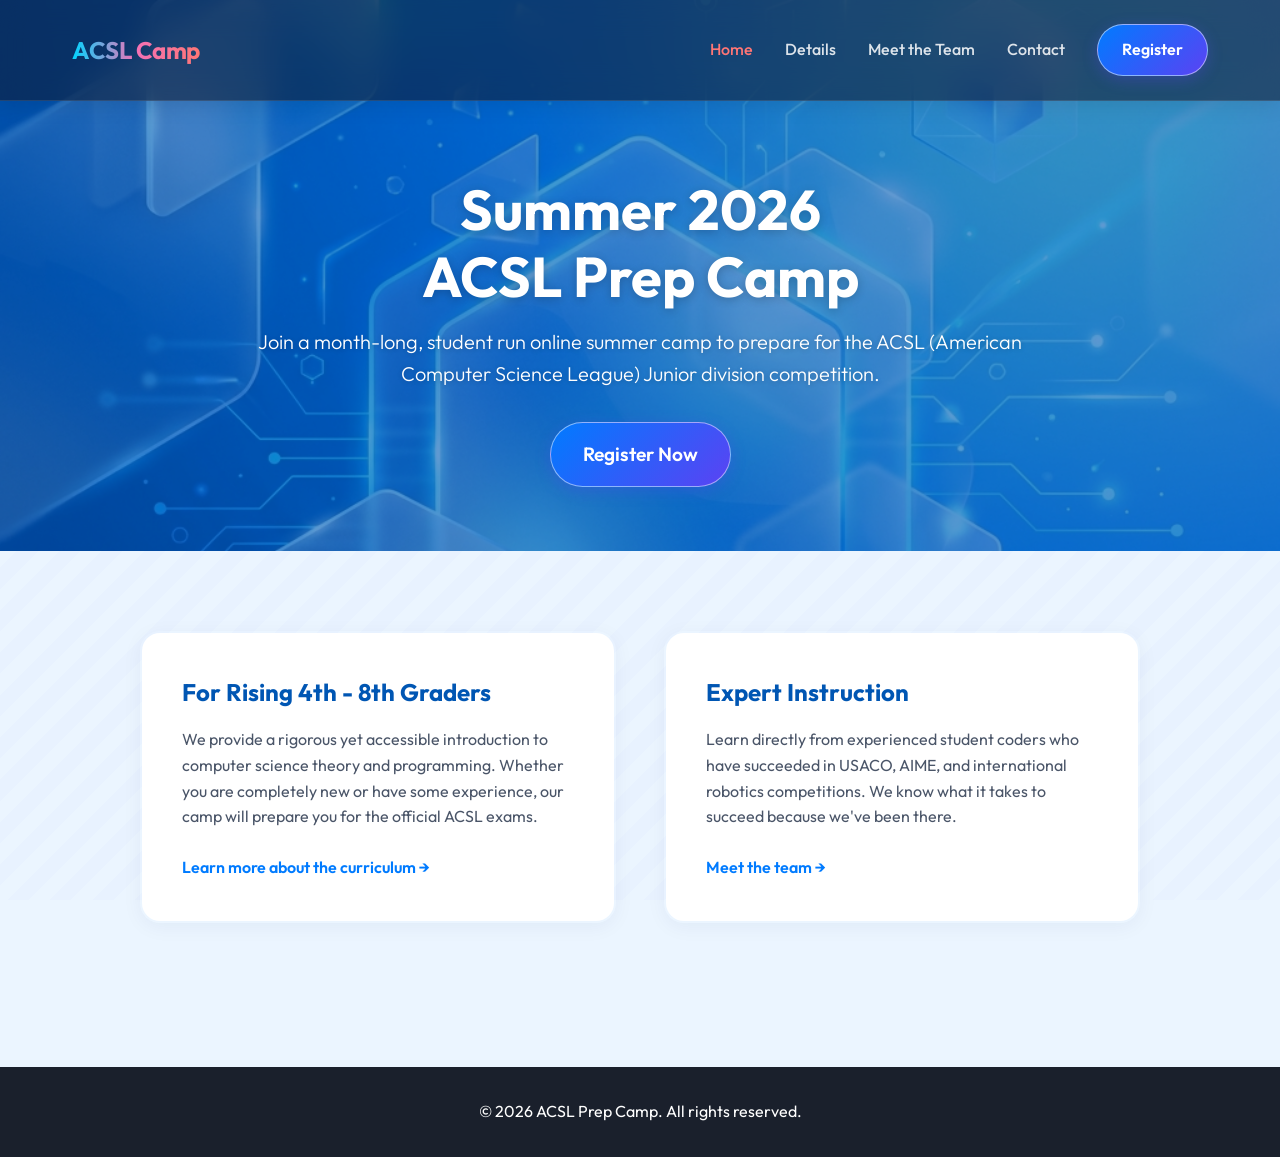
<file: index.html>
<!DOCTYPE html>
<html lang="en">
<head>
    <meta charset="UTF-8">
    <meta name="viewport" content="width=device-width, initial-scale=1.0">
    <title>ACSL Prep Camp | Summer 2026 Online Camp for Grades 4-8</title>
    <meta name="description" content="A month-long, student-run online summer camp preparing rising 4th-8th graders for the ACSL Junior division competition. August 2026, $25 tuition, free materials.">
    <link rel="canonical" href="https://acslcamp.github.io/">

    <meta property="og:type" content="website">
    <meta property="og:site_name" content="ACSL Prep Camp">
    <meta property="og:title" content="Summer 2026 ACSL Prep Camp">
    <meta property="og:description" content="A month-long, student-run online summer camp preparing rising 4th-8th graders for the ACSL Junior division competition.">
    <meta property="og:url" content="https://acslcamp.github.io/">
    <meta property="og:image" content="https://acslcamp.github.io/assets/hero_bg.png">
    <meta name="twitter:card" content="summary_large_image">

    <link rel="stylesheet" href="/style.css">
    <link rel="icon" type="image/png" href="/assets/logo_icon.png">
    <script>document.documentElement.classList.add('js');</script>
</head>
<body>
    <nav>
        <div class="nav-container">
            <a href="/" class="logo">ACSL Camp</a>
            <button class="nav-toggle" type="button" aria-label="Toggle navigation menu" aria-expanded="false" aria-controls="nav-links">
                <span class="nav-toggle-bar"></span>
                <span class="nav-toggle-bar"></span>
                <span class="nav-toggle-bar"></span>
            </button>
            <div class="nav-links" id="nav-links">
                <a href="/" class="active" aria-current="page">Home</a>
                <a href="/details/">Details</a>
                <a href="/team/">Meet the Team</a>
                <a href="/contact/">Contact</a>
                <a href="/register/" class="btn-primary">Register</a>
            </div>
        </div>
    </nav>

    <header class="page-header">
        <div class="header-content reveal">
            <h1>Summer 2026<br>ACSL Prep Camp</h1>
            <p>Join a month-long, student run online summer camp to prepare for the ACSL (American Computer Science League) Junior division competition.</p>
            <a href="/register/" class="btn-primary" style="font-size: 1.2rem; padding: 1rem 2rem;">Register Now</a>
        </div>
    </header>

    <section class="section">
        <div class="container">
            <div class="grid-2">
                <div class="glass-card reveal">
                    <h3 style="color: var(--primary-blue); font-size: 1.5rem; margin-bottom: 1rem;">For Rising 4th - 8th Graders</h3>
                    <p style="color: var(--text-light);">We provide a rigorous yet accessible introduction to computer science theory and programming. Whether you are completely new or have some experience, our camp will prepare you for the official ACSL exams.</p>
                    <br>
                    <a href="/details/" style="color: var(--bright-blue); text-decoration: none; font-weight: 600;">Learn more about the curriculum →</a>
                </div>
                <div class="glass-card reveal">
                    <h3 style="color: var(--primary-blue); font-size: 1.5rem; margin-bottom: 1rem;">Expert Instruction</h3>
                    <p style="color: var(--text-light);">Learn directly from experienced student coders who have succeeded in USACO, AIME, and international robotics competitions. We know what it takes to succeed because we've been there.</p>
                    <br>
                    <a href="/team/" style="color: var(--bright-blue); text-decoration: none; font-weight: 600;">Meet the team →</a>
                </div>
            </div>
        </div>
    </section>

    <footer>
        <p>&copy; 2026 ACSL Prep Camp. All rights reserved.</p>
    </footer>

    <script src="/script.js"></script>
</body>
</html>
</file>
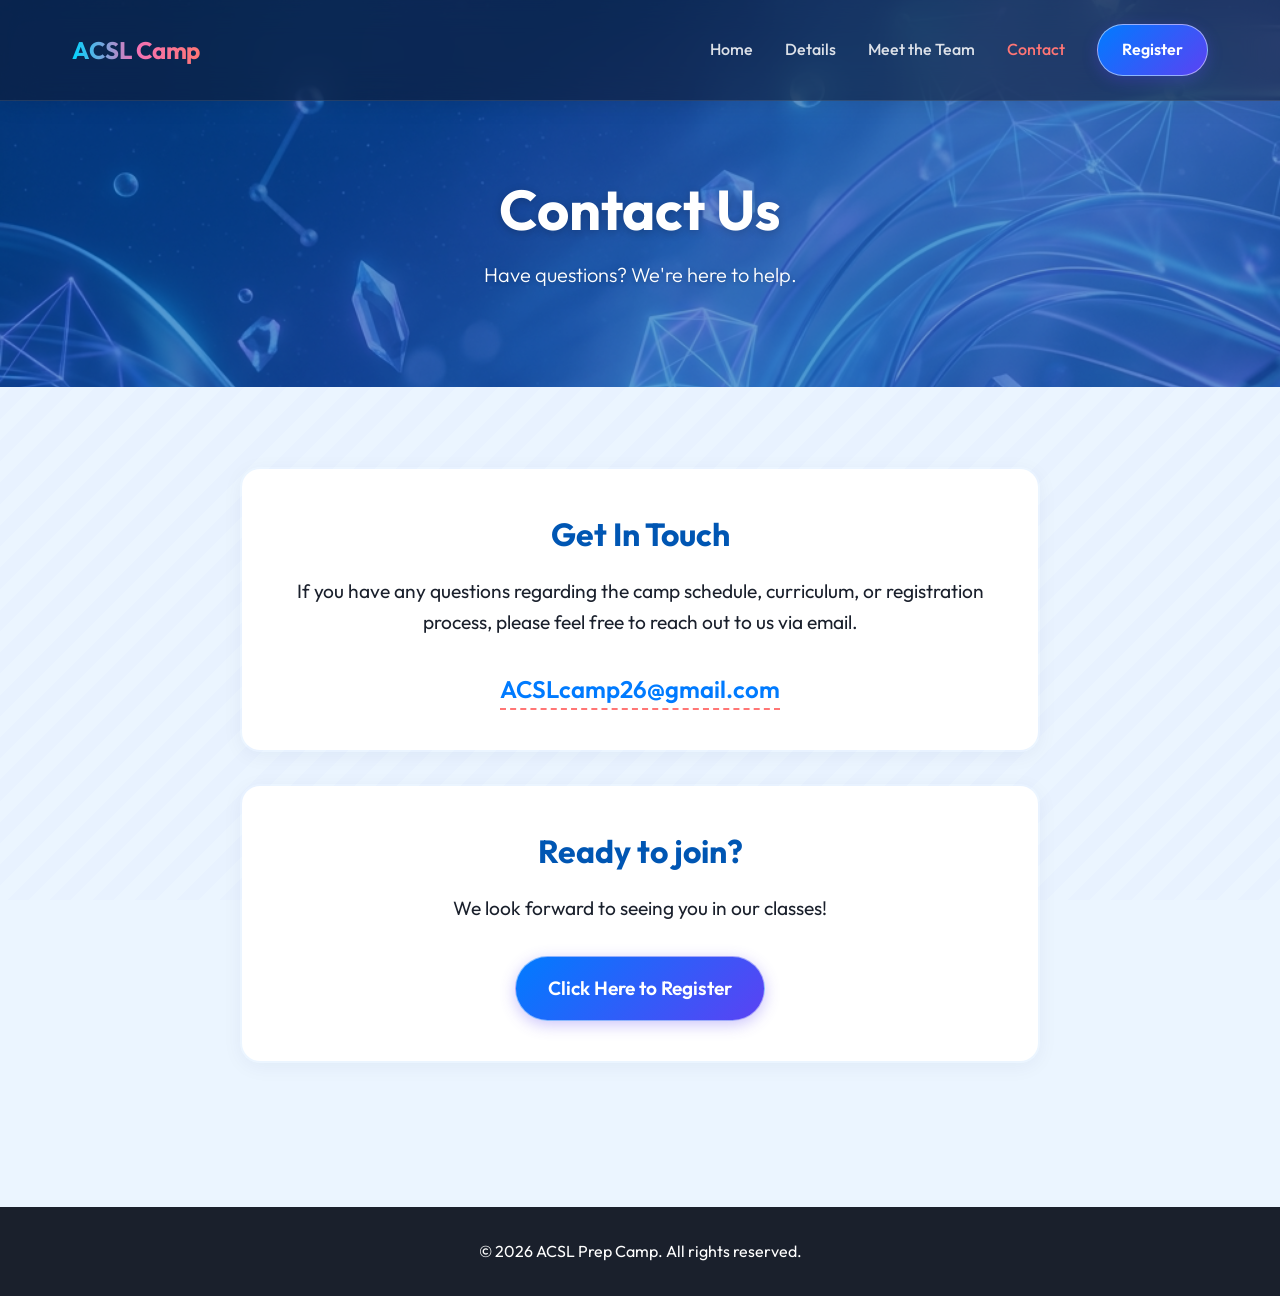
<file: contact/index.html>
<!DOCTYPE html>
<html lang="en">
<head>
    <meta charset="UTF-8">
    <meta name="viewport" content="width=device-width, initial-scale=1.0">
    <title>Contact | ACSL Prep Camp</title>
    <meta name="description" content="Questions about the ACSL Prep Camp schedule, curriculum, or registration? Get in touch with the team at ACSLcamp26@gmail.com.">
    <link rel="canonical" href="https://acslcamp.github.io/contact/">

    <meta property="og:type" content="website">
    <meta property="og:site_name" content="ACSL Prep Camp">
    <meta property="og:title" content="Contact | ACSL Prep Camp">
    <meta property="og:description" content="Questions about the camp schedule, curriculum, or registration? Get in touch with the team.">
    <meta property="og:url" content="https://acslcamp.github.io/contact/">
    <meta property="og:image" content="https://acslcamp.github.io/assets/hero_contact.png">
    <meta name="twitter:card" content="summary_large_image">

    <link rel="stylesheet" href="/style.css">
    <link rel="icon" type="image/png" href="/assets/logo_icon.png">
    <script>document.documentElement.classList.add('js');</script>
</head>
<body>
    <nav>
        <div class="nav-container">
            <a href="/" class="logo">ACSL Camp</a>
            <button class="nav-toggle" type="button" aria-label="Toggle navigation menu" aria-expanded="false" aria-controls="nav-links">
                <span class="nav-toggle-bar"></span>
                <span class="nav-toggle-bar"></span>
                <span class="nav-toggle-bar"></span>
            </button>
            <div class="nav-links" id="nav-links">
                <a href="/">Home</a>
                <a href="/details/">Details</a>
                <a href="/team/">Meet the Team</a>
                <a href="/contact/" class="active" aria-current="page">Contact</a>
                <a href="/register/" class="btn-primary">Register</a>
            </div>
        </div>
    </nav>

    <header class="page-header hero-contact">
        <div class="header-content reveal">
            <h1>Contact Us</h1>
            <p>Have questions? We're here to help.</p>
        </div>
    </header>

    <section class="section">
        <div class="container" style="max-width: 800px; display: flex; flex-direction: column; gap: 2rem;">
                <div class="glass-card contact-wrapper reveal" style="display: flex; flex-direction: column; justify-content: center;">
                    <h2>Get In Touch</h2>
                    <p style="margin-bottom: 2rem;">If you have any questions regarding the camp schedule, curriculum, or registration process, please feel free to reach out to us via email.</p>
                    <a href="mailto:ACSLcamp26@gmail.com" class="contact-email" style="margin-top: auto; margin-bottom: 0;">ACSLcamp26@gmail.com</a>
                </div>
                <div class="glass-card contact-wrapper reveal" style="display: flex; flex-direction: column; justify-content: center;">
                    <h2>Ready to join?</h2>
                    <p style="margin-bottom: 2rem;">We look forward to seeing you in our classes!</p>
                    <a href="/register/" class="btn-primary" style="font-size: 1.2rem; padding: 1rem 2rem; display: inline-block; margin-top: auto; margin-bottom: 0;">Click Here to Register</a>
                </div>
        </div>
    </section>

    <footer>
        <p>&copy; 2026 ACSL Prep Camp. All rights reserved.</p>
    </footer>

    <script src="/script.js"></script>
</body>
</html>
</file>
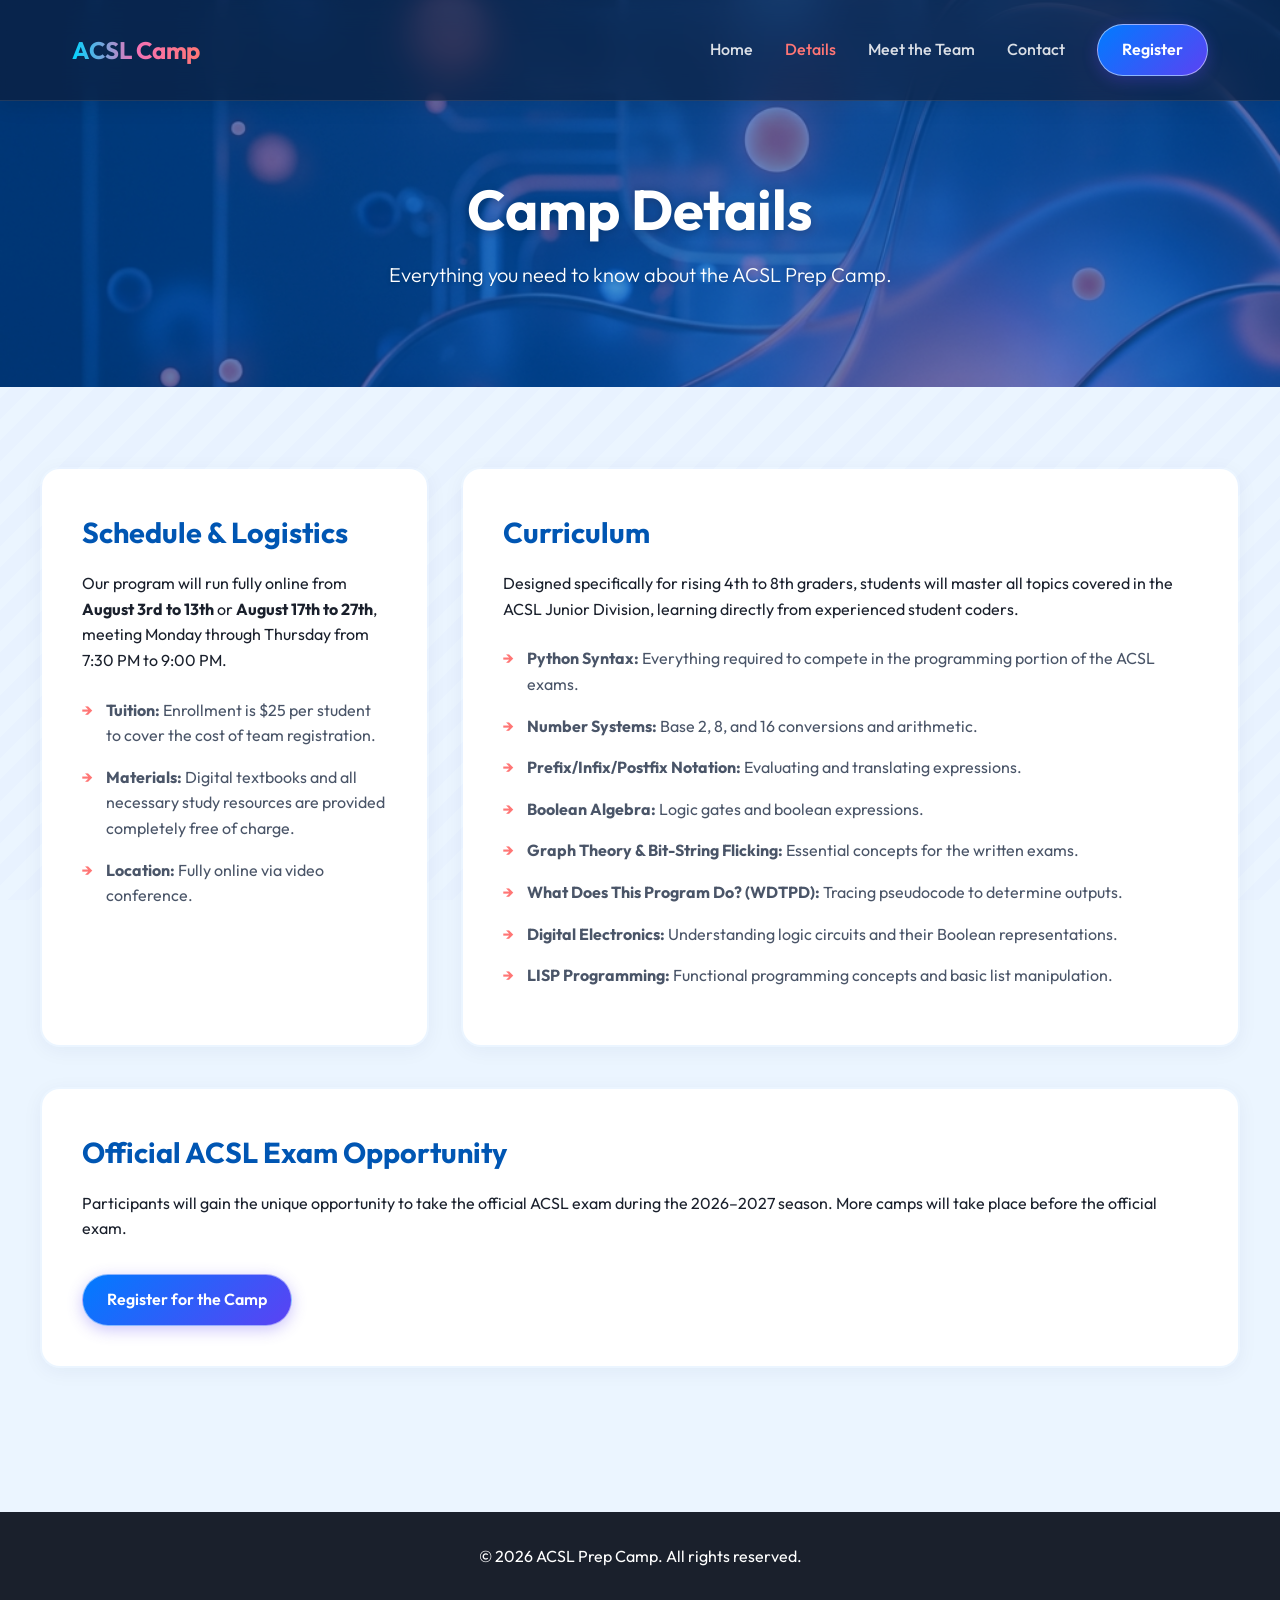
<file: details/index.html>
<!DOCTYPE html>
<html lang="en">
<head>
    <meta charset="UTF-8">
    <meta name="viewport" content="width=device-width, initial-scale=1.0">
    <title>Details | ACSL Prep Camp</title>
    <meta name="description" content="Schedule, tuition, and curriculum for the Summer 2026 ACSL Prep Camp: two online sessions in August, $25 tuition, and full coverage of the ACSL Junior division topics.">
    <link rel="canonical" href="https://acslcamp.github.io/details/">

    <meta property="og:type" content="website">
    <meta property="og:site_name" content="ACSL Prep Camp">
    <meta property="og:title" content="Camp Details | ACSL Prep Camp">
    <meta property="og:description" content="Schedule, tuition, and curriculum for the Summer 2026 ACSL Prep Camp.">
    <meta property="og:url" content="https://acslcamp.github.io/details/">
    <meta property="og:image" content="https://acslcamp.github.io/assets/hero_details.png">
    <meta name="twitter:card" content="summary_large_image">

    <link rel="stylesheet" href="/style.css">
    <link rel="icon" type="image/png" href="/assets/logo_icon.png">
    <script>document.documentElement.classList.add('js');</script>
</head>
<body>
    <nav>
        <div class="nav-container">
            <a href="/" class="logo">ACSL Camp</a>
            <button class="nav-toggle" type="button" aria-label="Toggle navigation menu" aria-expanded="false" aria-controls="nav-links">
                <span class="nav-toggle-bar"></span>
                <span class="nav-toggle-bar"></span>
                <span class="nav-toggle-bar"></span>
            </button>
            <div class="nav-links" id="nav-links">
                <a href="/">Home</a>
                <a href="/details/" class="active" aria-current="page">Details</a>
                <a href="/team/">Meet the Team</a>
                <a href="/contact/">Contact</a>
                <a href="/register/" class="btn-primary">Register</a>
            </div>
        </div>
    </nav>

    <header class="page-header hero-details">
        <div class="header-content reveal">
            <h1>Camp Details</h1>
            <p>Everything you need to know about the ACSL Prep Camp.</p>
        </div>
    </header>

    <section class="section">
        <div class="container">
            <div class="grid-details">
                <div class="glass-card reveal">
                    <h3 style="color: var(--primary-blue); font-size: 1.8rem; margin-bottom: 1rem;">Schedule & Logistics</h3>
                    <p style="color: var(--text-dark);">Our program will run fully online from <strong>August 3rd to 13th</strong> or <strong>August 17th to 27th</strong>, meeting Monday through Thursday from 7:30 PM to 9:00 PM.</p>
                    <ul class="details-list">
                        <li><strong>Tuition:</strong> Enrollment is $25 per student to cover the cost of team registration.</li>
                        <li><strong>Materials:</strong> Digital textbooks and all necessary study resources are provided completely free of charge.</li>
                        <li><strong>Location:</strong> Fully online via video conference.</li>
                    </ul>
                </div>
                
                <div class="glass-card reveal">
                    <h3 style="color: var(--primary-blue); font-size: 1.8rem; margin-bottom: 1rem;">Curriculum</h3>
                    <p style="color: var(--text-dark);">Designed specifically for rising 4th to 8th graders, students will master all topics covered in the ACSL Junior Division, learning directly from experienced student coders.</p>
                    <ul class="details-list">
                        <li><strong>Python Syntax:</strong> Everything required to compete in the programming portion of the ACSL exams.</li>
                        <li><strong>Number Systems:</strong> Base 2, 8, and 16 conversions and arithmetic.</li>
                        <li><strong>Prefix/Infix/Postfix Notation:</strong> Evaluating and translating expressions.</li>
                        <li><strong>Boolean Algebra:</strong> Logic gates and boolean expressions.</li>
                        <li><strong>Graph Theory & Bit-String Flicking:</strong> Essential concepts for the written exams.</li>
                        <li><strong>What Does This Program Do? (WDTPD):</strong> Tracing pseudocode to determine outputs.</li>
                        <li><strong>Digital Electronics:</strong> Understanding logic circuits and their Boolean representations.</li>
                        <li><strong>LISP Programming:</strong> Functional programming concepts and basic list manipulation.</li>
                    </ul>
                </div>
                
                <div class="glass-card reveal" style="grid-column: 1 / -1; margin-top: 0.5rem;">
                    <h3 style="color: var(--primary-blue); font-size: 1.8rem; margin-bottom: 1rem;">Official ACSL Exam Opportunity</h3>
                    <p style="color: var(--text-dark); margin-bottom: 1rem;">Participants will gain the unique opportunity to take the official ACSL exam during the 2026–2027 season. More camps will take place before the official exam.</p>
                    <a href="/register/" class="btn-primary" style="display: inline-block; margin-top: 1rem;">Register for the Camp</a>
                </div>
            </div>
        </div>
    </section>

    <footer>
        <p>&copy; 2026 ACSL Prep Camp. All rights reserved.</p>
    </footer>

    <script src="/script.js"></script>
</body>
</html>
</file>
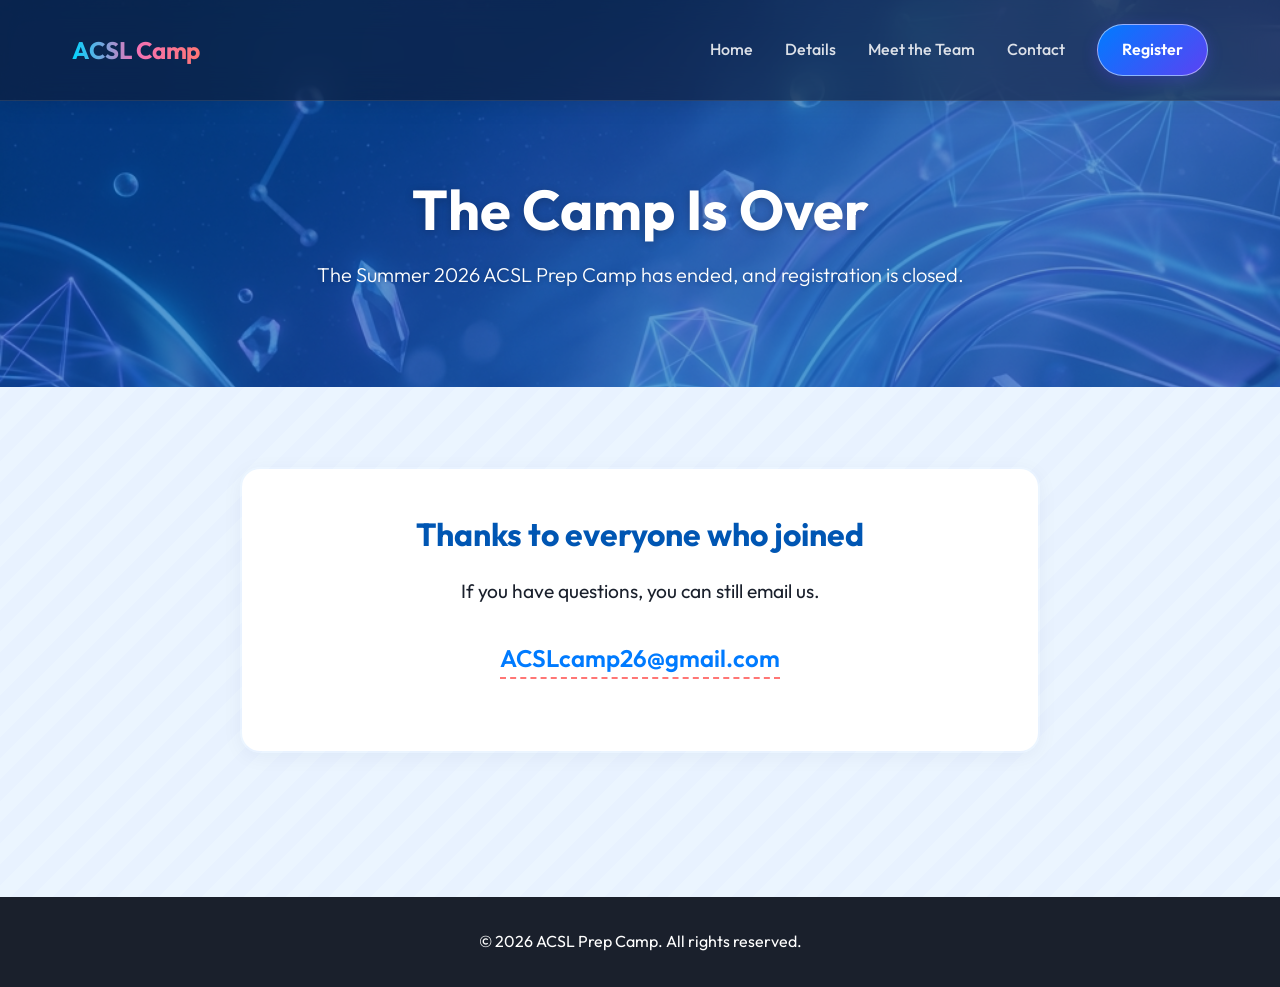
<file: register/index.html>
<!DOCTYPE html>
<html lang="en">
<head>
    <meta charset="UTF-8">
    <meta name="viewport" content="width=device-width, initial-scale=1.0">
    <title>Registration Closed | ACSL Prep Camp</title>
    <meta name="description" content="The Summer 2026 ACSL Prep Camp has ended and registration is closed.">
    <link rel="canonical" href="https://acslcamp.github.io/register/">
    <meta name="robots" content="noindex">

    <link rel="stylesheet" href="/style.css">
    <link rel="icon" type="image/png" href="/assets/logo_icon.png">
    <script>document.documentElement.classList.add('js');</script>
</head>
<body>
    <nav>
        <div class="nav-container">
            <a href="/" class="logo">ACSL Camp</a>
            <button class="nav-toggle" type="button" aria-label="Toggle navigation menu" aria-expanded="false" aria-controls="nav-links">
                <span class="nav-toggle-bar"></span>
                <span class="nav-toggle-bar"></span>
                <span class="nav-toggle-bar"></span>
            </button>
            <div class="nav-links" id="nav-links">
                <a href="/">Home</a>
                <a href="/details/">Details</a>
                <a href="/team/">Meet the Team</a>
                <a href="/contact/">Contact</a>
                <a href="/register/" class="btn-primary active" aria-current="page">Register</a>
            </div>
        </div>
    </nav>

    <header class="page-header hero-contact">
        <div class="header-content reveal">
            <h1>The Camp Is Over</h1>
            <p>The Summer 2026 ACSL Prep Camp has ended, and registration is closed.</p>
        </div>
    </header>

    <section class="section">
        <div class="container" style="max-width: 800px;">
            <div class="glass-card contact-wrapper reveal">
                <h2>Thanks to everyone who joined</h2>
                <p style="margin-bottom: 2rem;">If you have questions, you can still email us.</p>
                <a href="mailto:ACSLcamp26@gmail.com" class="contact-email">ACSLcamp26@gmail.com</a>
            </div>
        </div>
    </section>

    <footer>
        <p>&copy; 2026 ACSL Prep Camp. All rights reserved.</p>
    </footer>

    <script src="/script.js"></script>
</body>
</html>
</file>
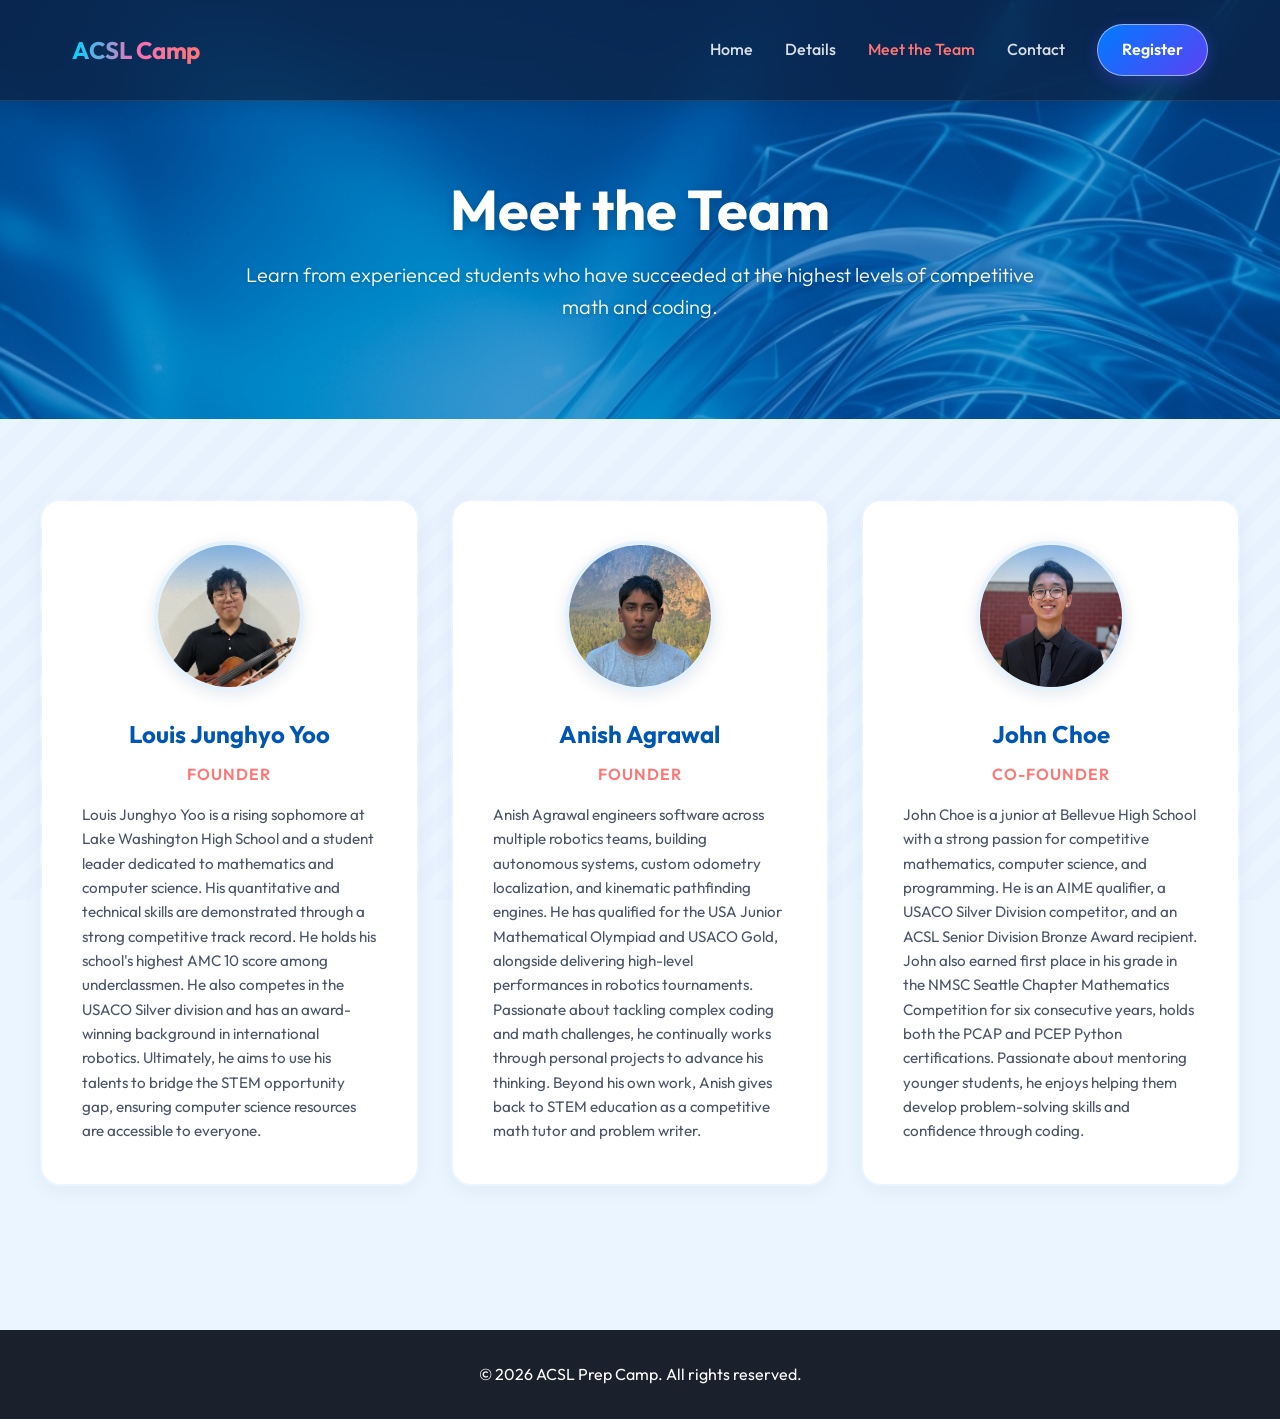
<file: team/index.html>
<!DOCTYPE html>
<html lang="en">
<head>
    <meta charset="UTF-8">
    <meta name="viewport" content="width=device-width, initial-scale=1.0">
    <title>Meet the Team | ACSL Prep Camp</title>
    <meta name="description" content="Meet the student instructors behind the ACSL Prep Camp - USACO, AIME, and international robotics competitors teaching the Summer 2026 program.">
    <link rel="canonical" href="https://acslcamp.github.io/team/">

    <meta property="og:type" content="website">
    <meta property="og:site_name" content="ACSL Prep Camp">
    <meta property="og:title" content="Meet the Team | ACSL Prep Camp">
    <meta property="og:description" content="Meet the student instructors behind the ACSL Prep Camp - USACO, AIME, and international robotics competitors.">
    <meta property="og:url" content="https://acslcamp.github.io/team/">
    <meta property="og:image" content="https://acslcamp.github.io/assets/hero_team.png">
    <meta name="twitter:card" content="summary_large_image">

    <link rel="stylesheet" href="/style.css">
    <link rel="icon" type="image/png" href="/assets/logo_icon.png">
    <script>document.documentElement.classList.add('js');</script>
</head>
<body>
    <nav>
        <div class="nav-container">
            <a href="/" class="logo">ACSL Camp</a>
            <button class="nav-toggle" type="button" aria-label="Toggle navigation menu" aria-expanded="false" aria-controls="nav-links">
                <span class="nav-toggle-bar"></span>
                <span class="nav-toggle-bar"></span>
                <span class="nav-toggle-bar"></span>
            </button>
            <div class="nav-links" id="nav-links">
                <a href="/">Home</a>
                <a href="/details/">Details</a>
                <a href="/team/" class="active" aria-current="page">Meet the Team</a>
                <a href="/contact/">Contact</a>
                <a href="/register/" class="btn-primary">Register</a>
            </div>
        </div>
    </nav>

    <header class="page-header hero-team">
        <div class="header-content reveal">
            <h1>Meet the Team</h1>
            <p>Learn from experienced students who have succeeded at the highest levels of competitive math and coding.</p>
        </div>
    </header>

    <section class="section">
        <div class="container">
            <div class="grid-3">
                
                <div class="glass-card team-member reveal">
                    <div class="avatar-wrapper">
                        <img src="/assets/avatar_louis.png" alt="Louis Junghyo Yoo" class="team-avatar">
                    </div>
                    <h3>Louis Junghyo Yoo</h3>
                    <div class="team-role">Founder</div>
                    <p class="team-bio">Louis Junghyo Yoo is a rising sophomore at Lake Washington High School and a student leader dedicated to mathematics and computer science. His quantitative and technical skills are demonstrated through a strong competitive track record. He holds his school's highest AMC 10 score among underclassmen. He also competes in the USACO Silver division and has an award-winning background in international robotics. Ultimately, he aims to use his talents to bridge the STEM opportunity gap, ensuring computer science resources are accessible to everyone.</p>
                </div>
                
                <div class="glass-card team-member reveal">
                    <div class="avatar-wrapper" style="transform: rotate(-4deg);">
                        <img src="/assets/avatar_anish.jpeg" alt="Anish Agrawal" class="team-avatar">
                    </div>
                    <h3>Anish Agrawal</h3>
                    <div class="team-role">Founder</div>
                    <p class="team-bio">Anish Agrawal engineers software across multiple robotics teams, building autonomous systems, custom odometry localization, and kinematic pathfinding engines. He has qualified for the USA Junior Mathematical Olympiad and USACO Gold, alongside delivering high-level performances in robotics tournaments. Passionate about tackling complex coding and math challenges, he continually works through personal projects to advance his thinking. Beyond his own work, Anish gives back to STEM education as a competitive math tutor and problem writer.</p>
                </div>
                
                <div class="glass-card team-member reveal">
                    <div class="avatar-wrapper">
                        <img src="/assets/avatar_john.png" alt="John Choe" class="team-avatar">
                    </div>
                    <h3>John Choe</h3>
                    <div class="team-role">Co-Founder</div>
                    <p class="team-bio">John Choe is a junior at Bellevue High School with a strong passion for competitive mathematics, computer science, and programming. He is an AIME qualifier, a USACO Silver Division competitor, and an ACSL Senior Division Bronze Award recipient. John also earned first place in his grade in the NMSC Seattle Chapter Mathematics Competition for six consecutive years, holds both the PCAP and PCEP Python certifications. Passionate about mentoring younger students, he enjoys helping them develop problem-solving skills and confidence through coding.</p>
                </div>

            </div>
        </div>
    </section>

    <footer>
        <p>&copy; 2026 ACSL Prep Camp. All rights reserved.</p>
    </footer>

    <script src="/script.js"></script>
</body>
</html>
</file>
<file: style.css>
@import url('https://fonts.googleapis.com/css2?family=Outfit:wght@300;400;600;700&display=swap');

:root {
    --primary-blue: #0056b3;
    --bright-blue: #007bff;
    --light-blue: #e3f2fd;
    --text-dark: #1a202c;
    --text-light: #4a5568;
    --accent: #ff7675;
    --glass-bg: rgba(255, 255, 255, 0.98);
    --glass-border: rgba(226, 232, 240, 0.8);
    --glass-shadow: 0 4px 20px 0 rgba(0, 38, 90, 0.05);
}

* {
    margin: 0;
    padding: 0;
    box-sizing: border-box;
}

body {
    font-family: 'Outfit', sans-serif;
    color: var(--text-dark);
    background-color: #ebf5ff;
    background-image: repeating-linear-gradient(-45deg, #ebf5ff 0px, #ebf5ff 15px, #e8f2ff 15px, #e8f2ff 30px);
    background-attachment: fixed;
    min-height: 100vh;
    overflow-x: hidden;
    line-height: 1.6;
}

@keyframes gradientBG {
    0% { background-position: 0% 50%; }
    50% { background-position: 100% 50%; }
    100% { background-position: 0% 50%; }
}

/* Navbar */
nav {
    position: fixed;
    top: 0;
    left: 0;
    width: 100%;
    z-index: 1000;
    background: rgba(15, 23, 42, 0.55);
    border-bottom: 1px solid rgba(255, 255, 255, 0.1);
    box-shadow: 0 4px 20px rgba(0,0,0,0.1);
    backdrop-filter: blur(16px);
    -webkit-backdrop-filter: blur(16px);
}

.nav-container {
    max-width: 1200px;
    margin: 0 auto;
    display: flex;
    justify-content: space-between;
    align-items: center;
    padding: 1.5rem 2rem;
    position: relative;
}

.logo {
    font-size: 1.5rem;
    font-weight: 700;
    background: linear-gradient(90deg, #00d4ff, #f472b6, var(--accent));
    -webkit-background-clip: text;
    -webkit-text-fill-color: transparent;
    text-decoration: none;
    letter-spacing: -0.5px;
}

.nav-links {
    display: flex;
    gap: 2rem;
    align-items: center;
}

/* Hamburger toggle - hidden on desktop, shown via the mobile query below */
.nav-toggle {
    display: none;
    background: none;
    border: 0;
    padding: 0.5rem;
    cursor: pointer;
    color: rgba(255, 255, 255, 0.85);
    line-height: 0;
}

.nav-toggle:hover {
    color: var(--accent);
}

.nav-toggle-bar {
    display: block;
    width: 24px;
    height: 2px;
    margin: 5px 0;
    background: currentColor;
    border-radius: 2px;
    transition: transform 0.3s ease, opacity 0.3s ease;
}

.nav-toggle[aria-expanded="true"] .nav-toggle-bar:nth-child(1) {
    transform: translateY(7px) rotate(45deg);
}

.nav-toggle[aria-expanded="true"] .nav-toggle-bar:nth-child(2) {
    opacity: 0;
}

.nav-toggle[aria-expanded="true"] .nav-toggle-bar:nth-child(3) {
    transform: translateY(-7px) rotate(-45deg);
}

.nav-links a:not(.btn-primary) {
    text-decoration: none;
    color: rgba(255, 255, 255, 0.85);
    font-weight: 500;
    transition: color 0.3s ease;
}

a:not(.btn-primary):not(.logo):hover {
    color: var(--accent);
}

.nav-links a:hover, .nav-links a.active {
    color: var(--accent);
}

.btn-primary {
    display: inline-block;
    text-decoration: none;
    background: linear-gradient(135deg, var(--bright-blue), #5b42f3);
    color: white !important;
    padding: 0.75rem 1.5rem;
    border-radius: 50px;
    font-weight: 600;
    border: 1px solid rgba(255, 255, 255, 0.5);
    box-shadow: 0 4px 15px rgba(91, 66, 243, 0.3);
    transition: transform 0.25s ease-out, box-shadow 0.25s ease-out !important;
}

.btn-primary:hover {
    transform: translateY(-2px);
    box-shadow: 0 6px 20px rgba(0, 123, 255, 0.4);
}

/* Page Header / Hero */
.page-header {
    padding: 11rem 2rem 4rem;
    background-image: url('assets/hero_bg.png');
    background-size: cover;
    background-position: center;
    background-attachment: fixed;
    position: relative;
    text-align: center;
    color: white;
}
.page-header.hero-details { background-image: url('assets/hero_details.png'); }
.page-header.hero-team { background-image: url('assets/hero_team.png'); }
.page-header.hero-contact { background-image: url('assets/hero_contact.png'); }

.page-header::before {
    content: '';
    position: absolute;
    top: 0; left: 0; right: 0; bottom: 0;
    background: rgba(0, 86, 179, 0.6); /* Blue overlay */
}

.header-content {
    position: relative;
    z-index: 1;
    max-width: 800px;
    margin: 0 auto;
}

.header-content h1 {
    font-size: 3.5rem;
    font-weight: 700;
    margin-bottom: 1rem;
    line-height: 1.2;
    text-shadow: 0 2px 10px rgba(0,0,0,0.2);
}

.header-content p {
    font-size: 1.25rem;
    font-weight: 300;
    margin-bottom: 2rem;
    text-shadow: 0 1px 5px rgba(0,0,0,0.2);
}

/* Content Sections */
.section {
    padding: 5rem 2rem;
}

.container {
    max-width: 1200px;
    margin: 0 auto;
}

.section-title {
    font-size: 2.5rem;
    color: var(--accent);
    text-align: center;
    margin-bottom: 3rem;
    font-weight: 700;
}

.section a:not(.btn-primary), .contact-wrapper a:not(.btn-primary):not(.contact-email) {
    color: var(--bright-blue);
    text-decoration: none;
    font-weight: 600;
    transition: color 0.3s ease;
}
.section a:not(.btn-primary):hover, .contact-wrapper a:not(.btn-primary):not(.contact-email):hover {
    color: var(--accent) !important;
}

/* Glass Cards */
.glass-card {
    background: var(--glass-bg);
    border: 2px solid transparent;
    background-clip: padding-box;
    border-radius: 20px;
    padding: 2.5rem;
    box-shadow: var(--glass-shadow);
    transition: transform 0.15s ease-in, box-shadow 0.15s ease-in;
    position: relative;
}

.glass-card::after {
    content: "";
    position: absolute;
    inset: -2px;
    border-radius: 20px;
    padding: 2px;
    background: linear-gradient(180deg, rgba(255,118,117,0.8), rgba(255,118,117,0.2), transparent);
    -webkit-mask: linear-gradient(#fff 0 0) content-box, linear-gradient(#fff 0 0);
    -webkit-mask-composite: destination-out;
    mask-composite: exclude;
    clip-path: inset(0 0 100% 0);
    transition: clip-path 0.15s ease-in, opacity 0.15s ease-in;
    pointer-events: none;
    opacity: 0;
}

.glass-card:hover {
    transform: translateY(-3px) scale(1.005);
    box-shadow: 0 15px 35px rgba(0, 38, 90, 0.1);
    transition: transform 0.2s ease-out, box-shadow 0.2s ease-out;
}

.glass-card:hover::after {
    opacity: 1;
    clip-path: inset(0 0 0 0);
    transition: clip-path 0.2s ease-out, opacity 0.2s ease-out;
}

/* Grid Layouts */
.grid-2 {
    display: grid;
    grid-template-columns: repeat(auto-fit, minmax(300px, 1fr));
    gap: 3rem;
    align-items: start;
    max-width: 1000px;
    margin: 0 auto;
}

.grid-details {
    display: grid;
    grid-template-columns: 1fr 2fr;
    gap: 2rem;
    align-items: stretch;
}

@media (max-width: 900px) {
    .grid-details {
        grid-template-columns: 1fr;
    }
}

.grid-3 {
    display: grid;
    grid-template-columns: repeat(auto-fit, minmax(300px, 1fr));
    gap: 2rem;
    align-items: stretch; /* Make boxes same height on instructors page */
}

/* Team Styles */
.team-member {
    text-align: center;
    display: flex;
    flex-direction: column;
}

.avatar-wrapper {
    position: relative;
    width: 150px;
    height: 150px;
    margin: 0 auto 1.5rem;
    border-radius: 50%;
    overflow: hidden;
    border: 4px solid var(--light-blue);
    box-shadow: 0 4px 15px rgba(0, 38, 90, 0.1);
}

.avatar-wrapper::after {
    content: '';
    position: absolute;
    inset: 0;
    /* Subtle blue to transparent gradient stopping early */
    background: linear-gradient(180deg, rgba(0, 123, 255, 0.4) 0%, rgba(0, 123, 255, 0) 35%);
    pointer-events: none;
}

.team-avatar {
    width: 100%;
    height: 100%;
    object-fit: cover;
    object-position: center 15%; /* Center on face instead of chest */
    display: block;
}

.team-member h3 {
    font-size: 1.5rem;
    color: var(--primary-blue);
    margin-bottom: 0.5rem;
}

.team-role {
    color: var(--accent);
    font-weight: 600;
    font-size: 1rem;
    margin-bottom: 1rem;
    text-transform: uppercase;
    letter-spacing: 1px;
}

.team-bio {
    color: var(--text-light);
    font-size: 0.95rem;
    text-align: left;
}

/* Details specific */
.details-list {
    list-style: none;
    margin-top: 1.5rem;
}

.details-list li {
    margin-bottom: 1rem;
    position: relative;
    padding-left: 1.5rem;
    color: var(--text-light);
}

.details-list li::before {
    content: '→';
    color: var(--accent);
    position: absolute;
    left: 0;
    font-weight: bold;
}

/* Contact specific */
.contact-wrapper {
    display: flex;
    flex-direction: column;
    align-items: center;
    text-align: center;
}
.contact-wrapper h2 {
    font-size: 2rem;
    margin-bottom: 1rem;
    color: var(--primary-blue);
}
.contact-wrapper p {
    font-size: 1.2rem;
    margin-bottom: 2rem;
}
.contact-email {
    font-size: 1.5rem;
    font-weight: 600;
    color: var(--text-dark);
    text-decoration: none;
    margin-bottom: 2rem;
    display: inline-block;
    border-bottom: 2px dashed var(--accent);
    transition: color 0.3s ease;
}
.contact-email:hover {
    color: var(--accent);
}

/* Animations */
/* Only hide content up-front when JS is actually running, so the page is
   still readable if the script fails to load or is blocked. */
.js .reveal {
    opacity: 0;
}
.revealed-done {
    opacity: 1;
    transform: none;
}

.reveal.active {
    animation: revealFade 0.6s ease-out forwards;
}

@keyframes revealFade {
    from { opacity: 0; transform: translateY(30px); }
    to { opacity: 1; transform: none; }
}

/* Footer */
footer {
    background: var(--text-dark);
    color: white;
    text-align: center;
    padding: 2rem;
    margin-top: 4rem;
}

@media (max-width: 768px) {
    .nav-container {
        padding: 1rem 1.5rem;
    }
    .nav-toggle {
        display: block;
    }
    /* Collapse the links into a dropdown panel below the bar */
    .nav-links {
        position: absolute;
        top: 100%;
        left: 0;
        right: 0;
        flex-direction: column;
        align-items: stretch;
        gap: 0;
        padding: 0 1.5rem;
        background: rgba(15, 23, 42, 0.95);
        backdrop-filter: blur(16px);
        -webkit-backdrop-filter: blur(16px);
        border-bottom: 1px solid rgba(255, 255, 255, 0.1);
        max-height: 0;
        overflow: hidden;
        visibility: hidden;
        transition: max-height 0.3s ease, padding 0.3s ease, visibility 0s linear 0.3s;
    }
    .nav-links.is-open {
        max-height: 70vh;
        overflow-y: auto;
        padding: 0.5rem 1.5rem 1.5rem;
        visibility: visible;
        transition: max-height 0.3s ease, padding 0.3s ease, visibility 0s;
    }
    .nav-links a:not(.btn-primary) {
        padding: 0.9rem 0;
        border-bottom: 1px solid rgba(255, 255, 255, 0.08);
    }
    .nav-links .btn-primary {
        margin-top: 1rem;
        text-align: center;
    }
    .header-content h1 {
        font-size: 2.5rem;
    }
}

/* Respect users who have asked the OS to minimise motion. Mute the
   automatic scroll-reveal and border-pulse animations (the kind of motion
   prefers-reduced-motion is meant to suppress), but leave small,
   user-triggered hover feedback (card/button lift) alone so hovering still
   feels responsive instead of teleporting. */
@media (prefers-reduced-motion: reduce) {
    html {
        scroll-behavior: auto !important;
    }
    .reveal,
    .reveal.active {
        animation: none !important;
        opacity: 1;
        transform: none;
    }
    .glass-card::after {
        animation: none !important;
    }
}

/* Mobile / Touch Device Enhancements */
@media (hover: none) {
    .glass-card:active {
        transform: scale(0.98) !important;
        transition: transform 0.1s ease-out !important;
    }
    .btn-primary:active {
        transform: scale(0.95) !important;
        transition: transform 0.1s ease-out !important;
    }
    
    /* Make the border permanently visible but pulsing on mobile */
    .glass-card::after {
        opacity: 1;
        clip-path: inset(0 0 0 0);
        animation: pulseBorder 3s infinite alternate;
    }
}
@keyframes pulseBorder {
    0% { opacity: 0.3; }
    100% { opacity: 1; }
}
</file>
